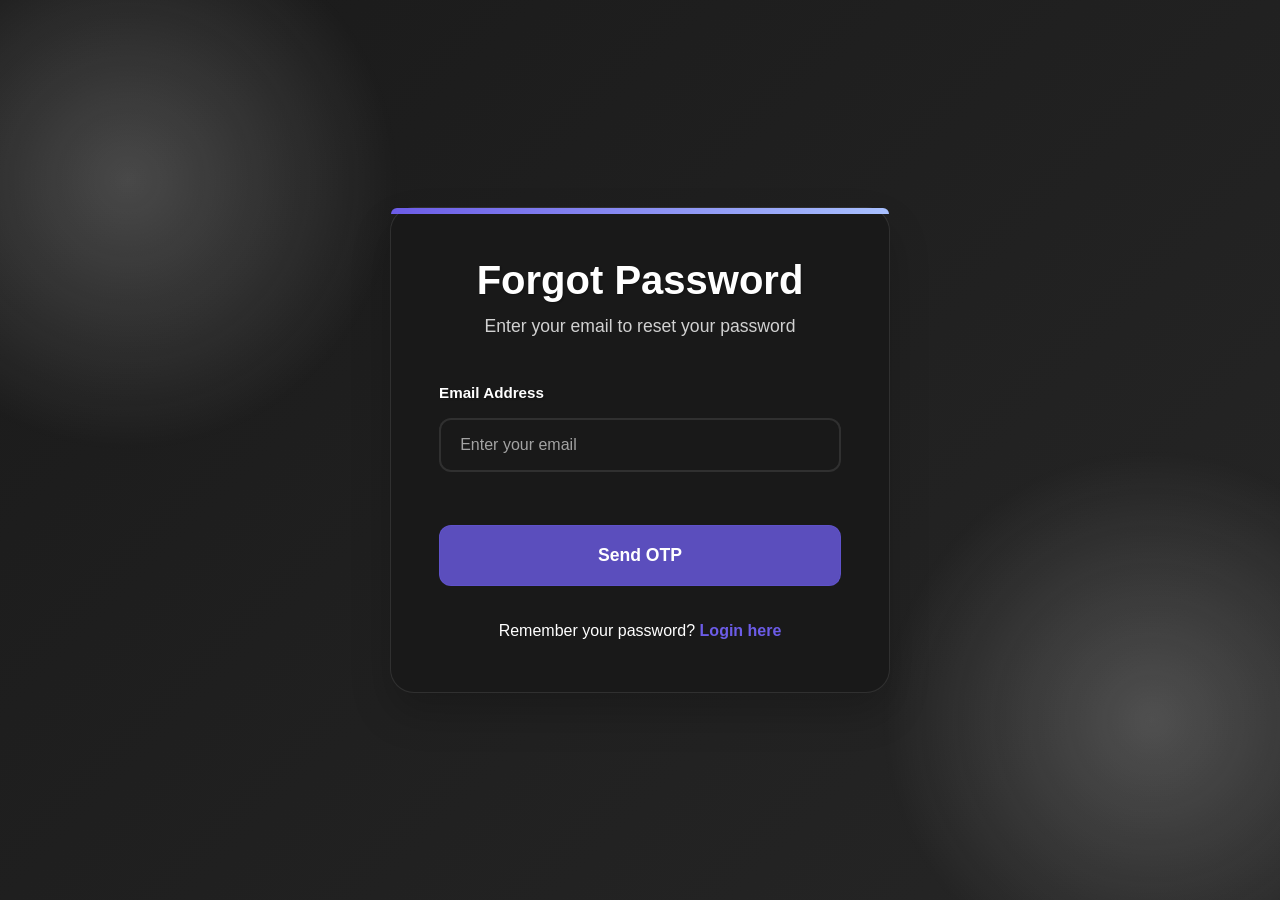
<file: forgot-password.html>
<!DOCTYPE html>
<html lang="en">
<head>
    <meta charset="UTF-8">
    <meta name="viewport" content="width=device-width, initial-scale=1.0">
    <title>Forgot Password</title>
    <link rel="stylesheet" href="style.css">
    <link rel="stylesheet" href="https://cdnjs.cloudflare.com/ajax/libs/font-awesome/6.0.0/css/all.min.css">
</head>
<body>
    <div class="auth-page">
        <div class="form-container">
            <h1>Forgot Password</h1>
            <p class="subtitle">Enter your email to reset your password</p>
            
            <form action="send-otp.php" method="POST">
                <div class="form-group">
                    <label for="email">Email Address</label>
                    <input type="email" id="email" name="email" class="form-control" placeholder="Enter your email" required>
                </div>
                
                <button type="submit" class="btn-submit">Send OTP</button>
            </form>
            
            <div class="form-footer">
                <p>Remember your password? <a href="login.html">Login here</a></p>
            </div>
        </div>
    </div>
</body>
</html>
</file>
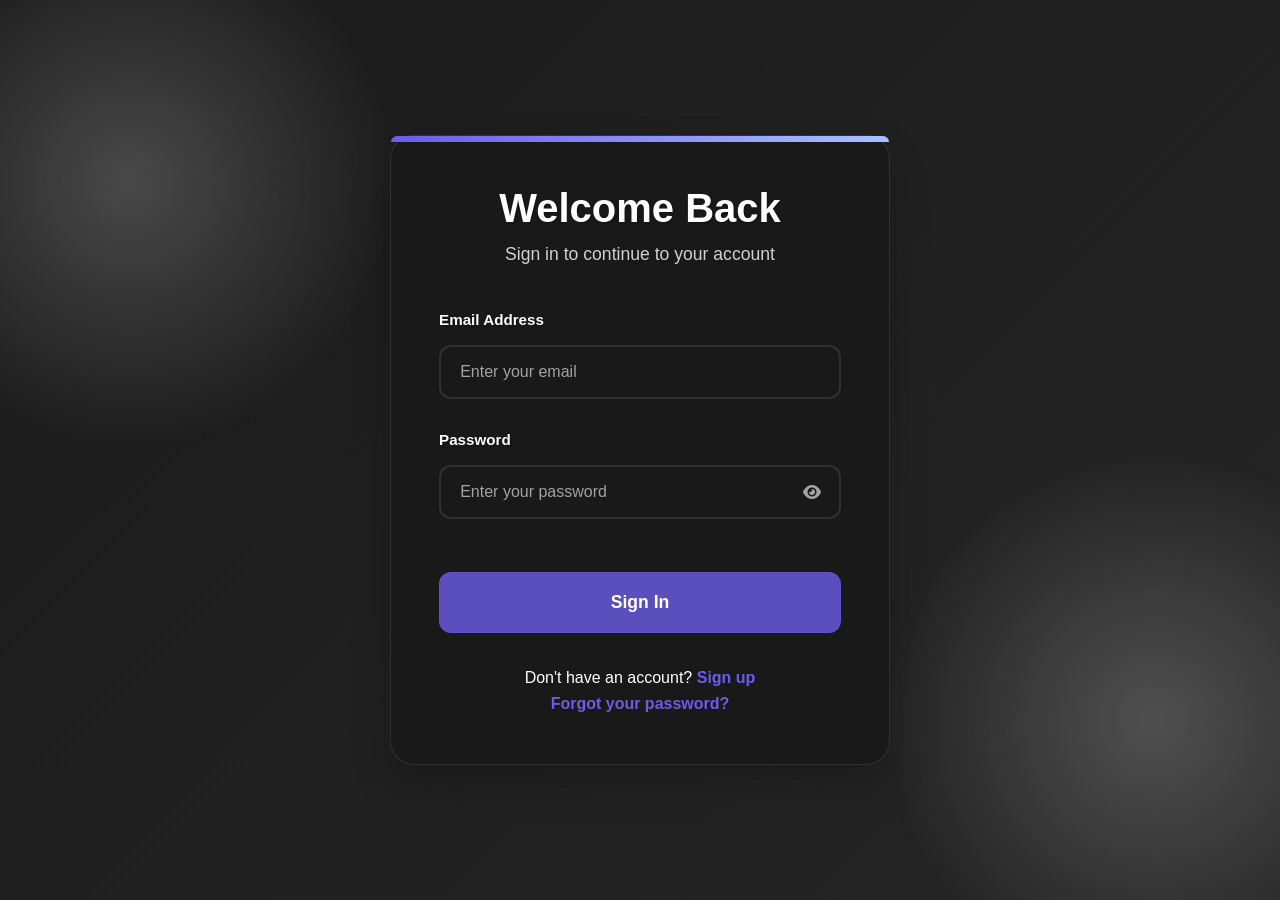
<file: login.html>
<!DOCTYPE html>
<html lang="en">
<head>
  <meta charset="UTF-8">
  <meta name="viewport" content="width=device-width, initial-scale=1.0">
  <title>Login - Your Platform</title>
  <link rel="stylesheet" href="style.css">
  <link rel="stylesheet" href="https://cdnjs.cloudflare.com/ajax/libs/font-awesome/6.0.0/css/all.min.css">
  <style>
    .alert {
      padding: 15px;
      margin-bottom: 20px;
      border: 1px solid transparent;
      border-radius: 4px;
      position: fixed;
      top: 20px;
      right: 20px;
      z-index: 1000;
      animation: fadeIn 0.5s, fadeOut 0.5s 2.5s;
    }
    .alert-error {
      color: #721c24;
      background-color: #f8d7da;
      border-color: #f5c6cb;
    }
    @keyframes fadeIn {
      from {opacity: 0; transform: translateY(-20px);}
      to {opacity: 1; transform: translateY(0);}
    }
    @keyframes fadeOut {
      from {opacity: 1;}
      to {opacity: 0;}
    }
  </style>
</head>
<body>
  <div class="alert" id="alert"></div>

  <div class="auth-page">
    <div class="form-container">
      <h1>Welcome Back</h1>
      <p class="subtitle">Sign in to continue to your account</p>
      
      <form action="login.php" method="POST">
        <div class="form-group">
          <label for="email">Email Address</label>
          <input type="email" id="email" name="email" class="form-control" placeholder="Enter your email" required>
        </div>
        
        <div class="form-group">
          <label for="password">Password</label>
          <div class="password-field">
            <input type="password" id="password" name="password" class="form-control" placeholder="Enter your password" required>
            <i class="fas fa-eye password-toggle"></i>
          </div>
        </div>
        
        <button type="submit" class="btn-submit">Sign In</button>
      </form>
      
      <div class="form-footer">
        <p>Don't have an account? <a href="signup.html">Sign up</a></p>
        <a href="forgot-password.html">Forgot your password?</a>
      </div>
    </div>
  </div>

  <script>
    // Toggle password visibility
    document.querySelector('.password-toggle').addEventListener('click', function() {
      const passwordInput = document.querySelector('#password');
      const icon = this.querySelector('i');
      
      if (passwordInput.type === 'password') {
        passwordInput.type = 'text';
        icon.classList.remove('fa-eye');
        icon.classList.add('fa-eye-slash');
      } else {
        passwordInput.type = 'password';
        icon.classList.remove('fa-eye-slash');
        icon.classList.add('fa-eye');
      }
    });

    document.addEventListener('DOMContentLoaded', function() {
      const urlParams = new URLSearchParams(window.location.search);
      const error = urlParams.get('error');
      const alert = document.getElementById('alert');
      
      if (error) {
        let message = '';
        switch(error) {
          case 'invalid_password':
            message = 'Invalid password. Please try again.';
            break;
          case 'email_not_found':
            message = 'Email not found. Please check your email or sign up.';
            break;
          case 'invalid_role':
            message = 'Invalid user role. Please contact support.';
            break;
        }
        
        if (message) {
          alert.textContent = message;
          alert.classList.add('alert-error');
          alert.style.display = 'block';
          
          setTimeout(function() {
            alert.style.opacity = '0';
            setTimeout(function() {
              alert.style.display = 'none';
            }, 500);
          }, 2500);
        }
      }
    });
  </script>
</body>
</html>
</file>
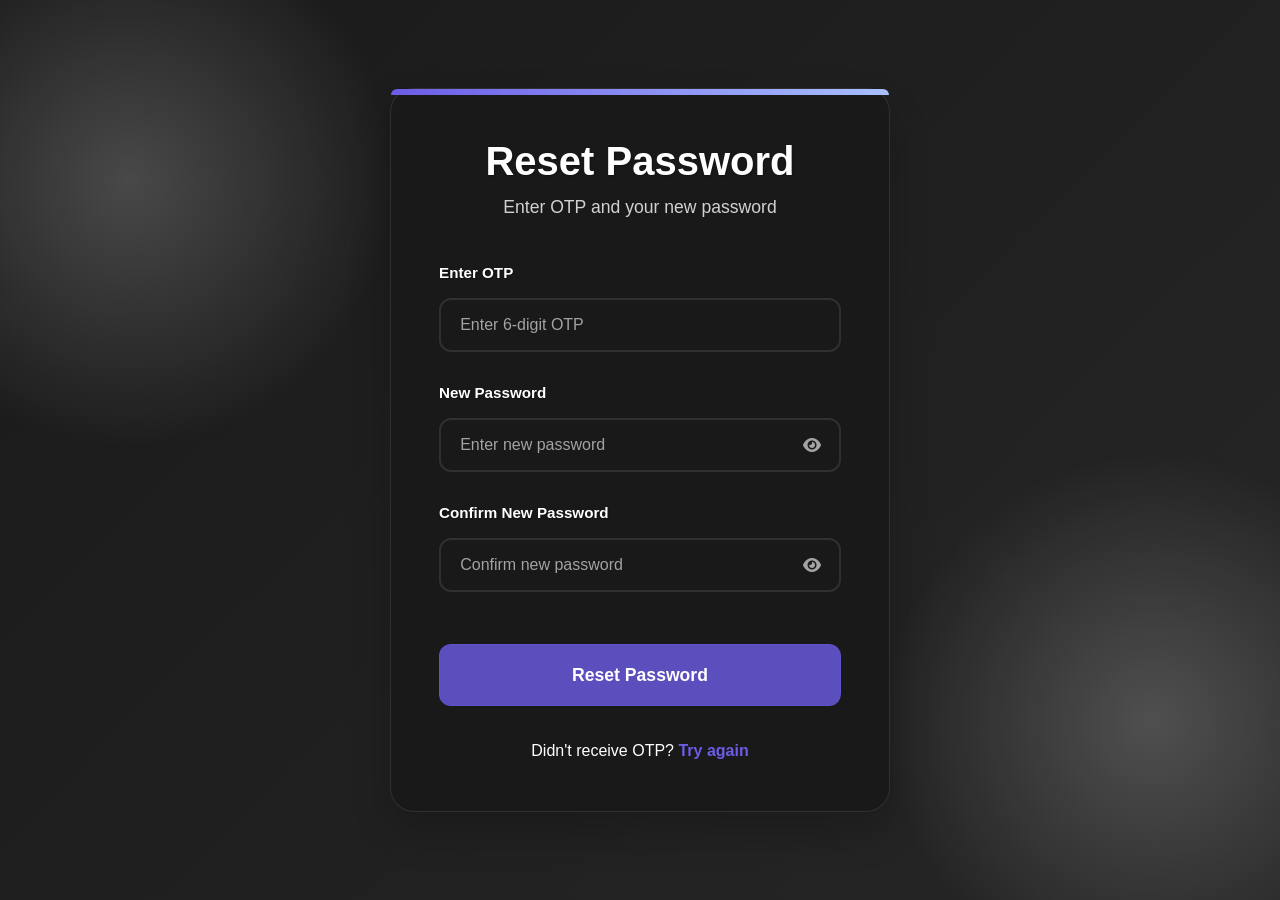
<file: reset-password.html>
<!DOCTYPE html>
<html lang="en">
<head>
    <meta charset="UTF-8">
    <meta name="viewport" content="width=device-width, initial-scale=1.0">
    <title>Reset Password</title>
    <link rel="stylesheet" href="style.css">
    <link rel="stylesheet" href="https://cdnjs.cloudflare.com/ajax/libs/font-awesome/6.0.0/css/all.min.css">
</head>
<body>
    <div class="auth-page">
        <div class="form-container">
            <h1>Reset Password</h1>
            <p class="subtitle">Enter OTP and your new password</p>
            
            <form action="update-password.php" method="POST">
                <div class="form-group">
                    <label for="otp">Enter OTP</label>
                    <input type="text" id="otp" name="otp" class="form-control" placeholder="Enter 6-digit OTP" required maxlength="6">
                </div>
                
                <div class="form-group">
                    <label for="new_password">New Password</label>
                    <div class="password-field">
                        <input type="password" id="new_password" name="new_password" class="form-control" placeholder="Enter new password" required>
                        <i class="fas fa-eye password-toggle"></i>
                    </div>
                </div>
                
                <div class="form-group">
                    <label for="confirm_password">Confirm New Password</label>
                    <div class="password-field">
                        <input type="password" id="confirm_password" name="confirm_password" class="form-control" placeholder="Confirm new password" required>
                        <i class="fas fa-eye password-toggle"></i>
                    </div>
                </div>
                
                <button type="submit" class="btn-submit">Reset Password</button>
            </form>
            
            <div class="form-footer">
                <p>Didn't receive OTP? <a href="forgot-password.html">Try again</a></p>
            </div>
        </div>
    </div>

    <script>
        // Toggle password visibility for both password fields
        document.querySelectorAll('.password-toggle').forEach(toggle => {
            toggle.addEventListener('click', function() {
                const passwordInput = this.parentElement.querySelector('input');
                const icon = this.querySelector('i');
                
                if (passwordInput.type === 'password') {
                    passwordInput.type = 'text';
                    icon.classList.remove('fa-eye');
                    icon.classList.add('fa-eye-slash');
                } else {
                    passwordInput.type = 'password';
                    icon.classList.remove('fa-eye-slash');
                    icon.classList.add('fa-eye');
                }
            });
        });
    </script>
</body>
</html>
</file>
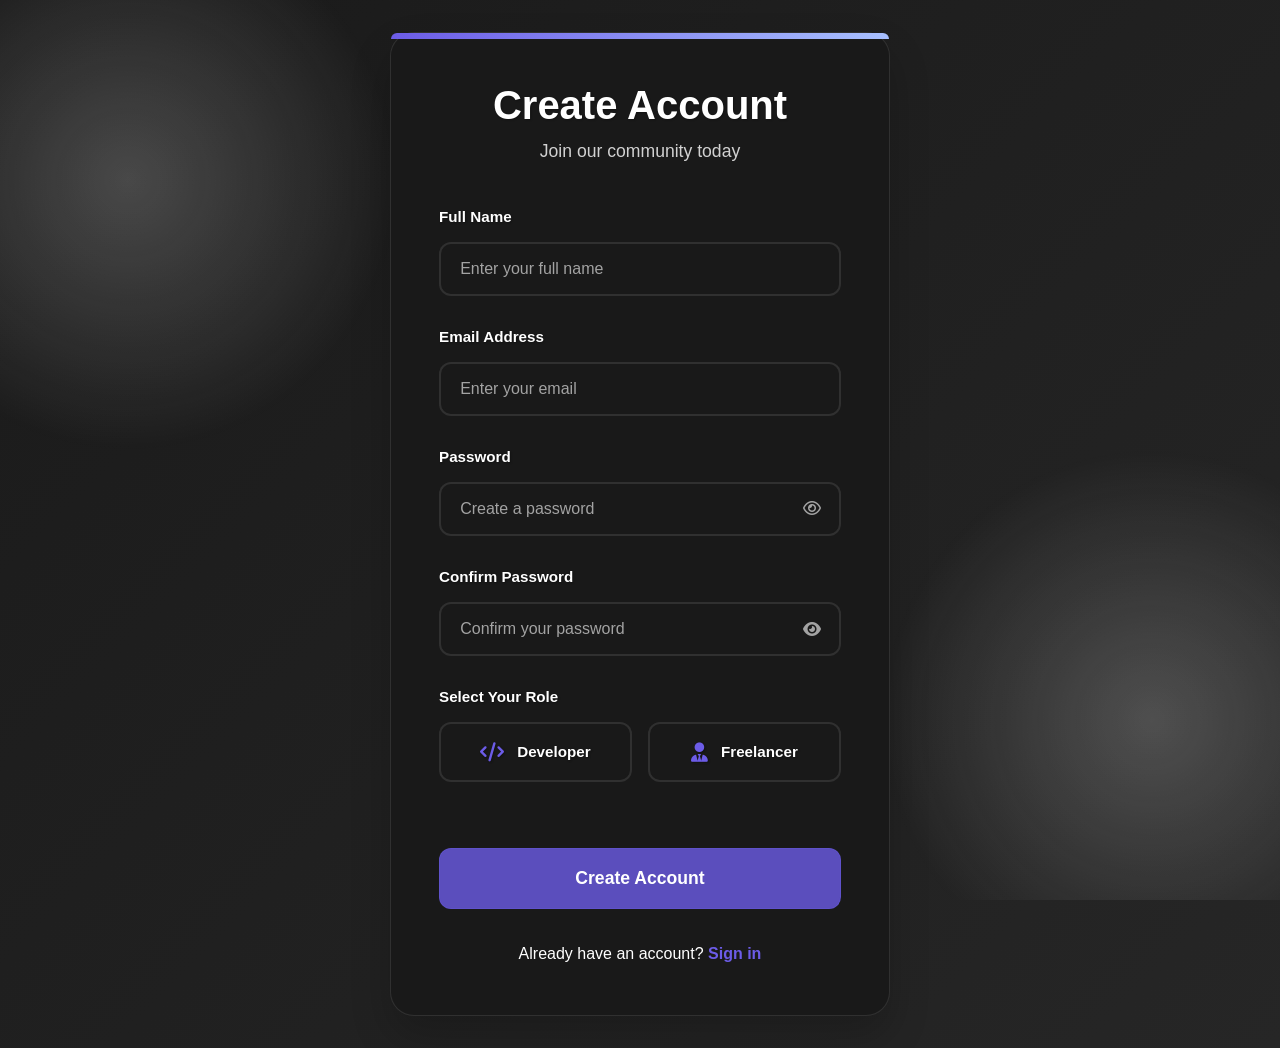
<file: signup.html>
<!DOCTYPE html>
<html lang="en">
<head>
  <meta charset="UTF-8">
  <meta name="viewport" content="width=device-width, initial-scale=1.0">
  <title>Create Account - Your Platform</title>
  <link rel="stylesheet" href="style.css">
  <link rel="stylesheet" href="https://cdnjs.cloudflare.com/ajax/libs/font-awesome/6.0.0/css/all.min.css">
  <style>
    .alert {
      padding: 15px;
      margin-bottom: 20px;
      border: 1px solid transparent;
      border-radius: 4px;
      position: fixed;
      top: 20px;
      right: 20px;
      z-index: 1000;
      animation: fadeIn 0.5s, fadeOut 0.5s 2.5s;
    }
    .alert-error {
      color: #721c24;
      background-color: #f8d7da;
      border-color: #f5c6cb;
    }
    @keyframes fadeIn {
      from {opacity: 0; transform: translateY(-20px);}
      to {opacity: 1; transform: translateY(0);}
    }
    @keyframes fadeOut {
      from {opacity: 1;}
      to {opacity: 0;}
    }
  </style>
</head>
<body>
  <div class="auth-page">
    <div class="form-container">
      <h1>Create Account</h1>
      <p class="subtitle">Join our community today</p>
      
      <form action="signup.php" method="POST">
        <div class="form-group">
          <label for="username">Full Name</label>
          <input type="text" id="username" name="username" class="form-control" placeholder="Enter your full name" required>
        </div>

        <div class="form-group">
          <label for="email">Email Address</label>
          <input type="email" id="email" name="email" class="form-control" placeholder="Enter your email" required>
        </div>
        
        <div class="form-group">
          <label for="password">Password</label>
          <div class="password-field">
            <input type="password" id="password" name="password" class="form-control" placeholder="Create a password" required>
            <span class="password-toggle">
              <i class="far fa-eye"></i>
            </span>
          </div>
        </div>

        <div class="form-group">
          <label for="confirm-password">Confirm Password</label>
          <div class="password-field">
            <input type="password" id="confirm-password" name="confirm-password" class="form-control" placeholder="Confirm your password" required>
            <i class="fas fa-eye password-toggle"></i>
          </div>
        </div>

        <div class="form-group">
          <label>Select Your Role</label>
          <div class="role-selection">
            <label class="role-option">
              <input type="radio" name="role" value="developer" required>
              <span class="role-label">
                <i class="fas fa-code"></i>
                Developer
              </span>
            </label>
            <label class="role-option">
              <input type="radio" name="role" value="freelancer" required>
              <span class="role-label">
                <i class="fas fa-user-tie"></i>
                Freelancer
              </span>
            </label>
          </div>
        </div>
        
        <button type="submit" class="btn-submit">Create Account</button>
      </form>
      
      <div class="form-footer">
        <p>Already have an account? <a href="login.html">Sign in</a></p>
      </div>
    </div>
  </div>

  <div class="alert" id="alert"></div>

  <script>
    // Toggle password visibility
    document.querySelectorAll('.password-toggle').forEach(toggle => {
      toggle.addEventListener('click', function() {
        const passwordInput = this.previousElementSibling;
        const icon = this.querySelector('i');
        
        if (passwordInput.type === 'password') {
          passwordInput.type = 'text';
          icon.classList.remove('fa-eye');
          icon.classList.add('fa-eye-slash');
        } else {
          passwordInput.type = 'password';
          icon.classList.remove('fa-eye-slash');
          icon.classList.add('fa-eye');
        }
      });
    });

    document.addEventListener('DOMContentLoaded', function() {
      const urlParams = new URLSearchParams(window.location.search);
      const error = urlParams.get('error');
      const alert = document.getElementById('alert');
      
      if (error) {
        let message = '';
        switch(error) {
          case 'email_exists':
            message = 'Email already exists. Please use a different email or login.';
            break;
          case 'registration_failed':
            message = 'Registration failed. Please try again.';
            break;
        }
        
        if (message) {
          alert.textContent = message;
          alert.classList.add('alert-error');
          alert.style.display = 'block';
          
          setTimeout(function() {
            alert.style.opacity = '0';
            setTimeout(function() {
              alert.style.display = 'none';
            }, 500);
          }, 2500);
        }
      }
    });
  </script>
</body>
</html>
</file>
<file: style.css>
/* Reset and base styles */
* {
  margin: 0;
  padding: 0;
  box-sizing: border-box;
  font-family: 'Segoe UI', Tahoma, Geneva, Verdana, sans-serif;
}

body {
  background: linear-gradient(135deg, #1a1a1a 0%, #262626 100%);
  min-height: 100vh;
  line-height: 1.6;
  color: #fff;
  position: relative;
}

body::before {
  content: '';
  position: fixed;
  top: 0;
  left: 0;
  width: 100%;
  height: 100%;
  background: 
    radial-gradient(circle at 10% 20%, rgba(255, 255, 255, 0.2) 0%, transparent 20%),
    radial-gradient(circle at 90% 80%, rgba(255, 255, 255, 0.2) 0%, transparent 20%);
  z-index: -1;
}

/* Header styles */
.main-header {
  background: rgba(26, 26, 26, 0.95);
  backdrop-filter: blur(10px);
  padding: 1rem 0;
  box-shadow: 0 2px 4px rgba(0, 0, 0, 0.1);
  position: fixed;
  width: 100%;
  top: 0;
  z-index: 1000;
  border-bottom: 1px solid rgba(255, 255, 255, 0.1);
}

.nav-container {
  max-width: 1200px;
  margin: 0 auto;
  padding: 0 2rem;
  display: flex;
  justify-content: space-between;
  align-items: center;
}

.logo a {
  font-size: 1.5rem;
  font-weight: 700;
  color: #ffffff;
  text-decoration: none;
}

.nav-links {
  display: flex;
  align-items: center;
  gap: 2rem;
}

.nav-link {
  color: #ffffff;
  text-decoration: none;
  font-weight: 500;
  transition: all 0.3s ease;
}

.nav-link:hover {
  color: #6c5ce7;
}

.auth-buttons {
  display: flex;
  gap: 1rem;
}

/* Main Content Styles */
.main-content {
  padding: 0;
  max-width: 100%;
  margin: 80px auto 0;
  width: 100%;
}

/* Hero section */
.hero-section {
  padding-top: 80px;
  min-height: calc(100vh - 80px);
  position: relative;
  overflow: hidden;
  background: linear-gradient(rgba(0, 0, 0, 0.5), rgba(0, 0, 0, 0.7)), url('https://images.unsplash.com/photo-1497366754035-f200968a6e72?ixlib=rb-1.2.1&auto=format&fit=crop&w=1950&q=80');
  background-size: cover;
  background-position: center;
  display: flex;
  align-items: center;
  justify-content: center;
  text-align: center;
}

.hero-container {
  max-width: 800px;
  margin: 0 auto;
  padding: 0 2rem;
  height: 100%;
}

.hero-content {
  padding: 4rem 0;
  position: relative;
  z-index: 2;
}

h1 {
  font-size: 4rem;
  line-height: 1.2;
  margin-bottom: 1.5rem;
  color: #ffffff;
  text-shadow: 2px 2px 4px rgba(0, 0, 0, 0.5);
  font-weight: 700;
}

.highlight {
  color: #6c5ce7;
  text-shadow: 1px 1px 2px rgba(0, 0, 0, 0.3);
}

.hero-description {
  font-size: 1.5rem;
  color: rgba(255, 255, 255, 0.9);
  margin-bottom: 2rem;
  line-height: 1.8;
  text-shadow: 1px 1px 2px rgba(0, 0, 0, 0.3);
}

.cta-buttons {
  display: flex;
  gap: 1rem;
  justify-content: center;
  margin-top: 2rem;
}

/* Button styles */
.btn {
  display: inline-block;
  padding: 0.7rem 1.4rem;
  border-radius: 4px;
  text-decoration: none;
  font-weight: 600;
  font-size: 0.95rem;
  letter-spacing: 0.5px;
  transition: all 0.3s ease;
  background: transparent;
  border: 2px solid rgba(255, 255, 255, 0.2);
  color: #ffffff;
  position: relative;
  overflow: hidden;
}

.btn::before {
  content: '';
  position: absolute;
  top: 50%;
  left: 50%;
  width: 150%;
  height: 150%;
  background: rgba(255, 255, 255, 0.1);
  transform: translate(-50%, -50%) rotate(45deg) scale(0);
  transition: transform 0.6s ease;
}

.btn:hover::before {
  transform: translate(-50%, -50%) rotate(45deg) scale(1);
}

.btn-primary {
  background: #6c5ce7;
  border-color: #6c5ce7;
  color: #ffffff;
}

.btn-secondary {
  border-color: rgba(255, 255, 255, 0.3);
  color: #ffffff;
}

.btn-login {
  border-color: #6c5ce7;
  color: #6c5ce7;
}

.btn-signup {
  background: #6c5ce7;
  border-color: #6c5ce7;
  color: #ffffff;
}

.btn:hover {
  transform: translateY(-2px);
}

.btn-primary:hover {
  background: #5649c0;
  border-color: #5649c0;
}

.btn-secondary:hover {
  border-color: rgba(255, 255, 255, 0.5);
}

.btn-login:hover {
  background: #6c5ce7;
  color: #ffffff;
}

.btn-signup:hover {
  background: #5649c0;
  border-color: #5649c0;
}

.btn:active {
  transform: translateY(1px);
}

/* Categories Section */
.categories-section {
  padding: 4rem 0;
  background: rgba(26, 26, 26, 0.95);
}

.categories-section .container {
  max-width: 1200px;
  margin: 0 auto;
  padding: 0 2rem;
  display: grid;
  grid-template-columns: repeat(auto-fit, minmax(300px, 1fr));
  gap: 2rem;
}

.category-card {
  background: rgba(255, 255, 255, 0.05);
  border-radius: 12px;
  overflow: hidden;
  transition: transform 0.3s ease, box-shadow 0.3s ease;
  padding: 1.5rem;
}

.category-card:hover {
  transform: translateY(-5px);
  box-shadow: 0 10px 20px rgba(0, 0, 0, 0.2);
}

.card-header {
  position: relative;
  height: 200px;
  overflow: hidden;
  border-radius: 8px;
  margin-bottom: 1.5rem;
}

.card-image {
  width: 100%;
  height: 100%;
  object-fit: cover;
  transition: transform 0.3s ease;
}

.card-pattern {
  position: absolute;
  top: 0;
  left: 0;
  width: 100%;
  height: 100%;
  background: linear-gradient(135deg, rgba(108, 92, 231, 0.8), rgba(74, 144, 226, 0.8));
  opacity: 0;
  transition: opacity 0.3s ease;
}

.card-pattern.purple {
  background: linear-gradient(135deg, rgba(108, 92, 231, 0.8), rgba(155, 89, 182, 0.8));
}

.category-card h2 {
  font-size: 1.5rem;
  margin-bottom: 0.5rem;
  color: #ffffff;
}

.category-card p {
  color: rgba(255, 255, 255, 0.7);
  margin-bottom: 1.5rem;
}

.skills-grid {
  display: grid;
  grid-template-columns: repeat(2, 1fr);
  gap: 1rem;
  margin-bottom: 1.5rem;
}

.skill-item {
  display: flex;
  align-items: center;
  gap: 0.5rem;
  padding: 0.8rem;
  background: rgba(255, 255, 255, 0.1);
  border-radius: 8px;
  color: #ffffff;
  text-decoration: none;
  transition: all 0.3s ease;
}

.skill-item:hover {
  background: rgba(255, 255, 255, 0.15);
  transform: translateY(-2px);
}

.skill-item i {
  color: #6c5ce7;
  font-size: 1.2rem;
}

/* How It Works Section */
.how-it-works {
  padding: 4rem 0;
  background: linear-gradient(135deg, #1a1a1a 0%, #262626 100%);
}

.how-it-works .container {
  max-width: 1200px;
  margin: 0 auto;
  padding: 0 2rem;
}

.how-it-works .section-title {
  text-align: center;
  margin-bottom: 3rem;
}

.how-it-works .section-title h2 {
  font-size: 2.5rem;
  color: #ffffff;
  margin-bottom: 1rem;
}

.how-it-works .section-title p {
  color: rgba(255, 255, 255, 0.7);
  font-size: 1.2rem;
}

.how-it-works .steps {
  display: grid;
  grid-template-columns: repeat(auto-fit, minmax(250px, 1fr));
  gap: 2rem;
}

.how-it-works .step {
  background: rgba(255, 255, 255, 0.05);
  padding: 2rem;
  border-radius: 12px;
  text-align: center;
  transition: transform 0.3s ease;
  position: relative;
}

.how-it-works .step:hover {
  transform: translateY(-5px);
}

.how-it-works .step-number {
  width: 40px;
  height: 40px;
  background: #6c5ce7;
  color: #ffffff;
  border-radius: 50%;
  display: flex;
  align-items: center;
  justify-content: center;
  font-weight: bold;
  margin: 0 auto 1rem;
  position: relative;
  z-index: 1;
}

.how-it-works .step-icon {
  font-size: 2rem;
  color: #6c5ce7;
  margin-bottom: 1rem;
}

.how-it-works .step h3 {
  font-size: 1.5rem;
  margin-bottom: 1rem;
  color: #ffffff;
}

.how-it-works .step p {
  color: rgba(255, 255, 255, 0.7);
  line-height: 1.6;
}

/* Footer */
footer {
  text-align: center;
  padding: 3rem 2rem;
  background: linear-gradient(135deg, #1a1a1a 0%, #262626 100%);
  color: #ffffff;
  position: relative;
  border-radius: 30px 30px 0 0;
  margin-top: 4rem;
  width: 100%;
  box-shadow: 0 -10px 30px rgba(0, 0, 0, 0.1);
}

.footer-content {
  display: grid;
  grid-template-columns: repeat(4, 1fr);
  gap: 2rem;
  max-width: 1200px;
  margin: 0 auto 2rem;
  text-align: left;
}

.footer-section h3 {
  color: #ffffff;
  margin-bottom: 1.5rem;
  font-size: 1.2rem;
  position: relative;
  padding-bottom: 0.5rem;
  text-shadow: 1px 1px 2px rgba(0, 0, 0, 0.3);
}

.footer-section h3::after {
  content: '';
  position: absolute;
  left: 0;
  bottom: 0;
  width: 40px;
  height: 2px;
  background: #6c5ce7;
}

.footer-links {
  list-style: none;
  padding: 0;
}

.footer-links li {
  margin-bottom: 0.8rem;
}

.footer-links a {
  color: rgba(255, 255, 255, 0.8);
  text-decoration: none;
  transition: all 0.3s ease;
}

.footer-links a:hover {
  color: #6c5ce7;
  padding-left: 5px;
}

.contact-info {
  list-style: none;
  padding: 0;
}

.contact-info li {
  margin-bottom: 1rem;
  display: flex;
  align-items: center;
  gap: 0.8rem;
  color: rgba(255, 255, 255, 0.8);
}

.contact-info i {
  color: #6c5ce7;
  width: 20px;
}

.social-links {
  display: flex;
  justify-content: center;
  gap: 1.5rem;
  margin: 2rem 0;
}

.social-link {
  color: #ffffff;
  font-size: 1.2rem;
  width: 40px;
  height: 40px;
  border-radius: 50%;
  background: rgba(26, 26, 26, 0.6);
  backdrop-filter: blur(4px);
  -webkit-backdrop-filter: blur(4px);
  border: 1px solid rgba(255, 255, 255, 0.1);
  display: flex;
  align-items: center;
  justify-content: center;
  transition: all 0.3s ease;
}

.social-link:hover {
  background: rgba(108, 92, 231, 0.8);
  border: 1px solid rgba(108, 92, 231, 0.3);
  transform: translateY(-3px);
}

.footer-bottom {
  display: flex;
  justify-content: space-between;
  align-items: center;
  padding-top: 2rem;
  border-top: 1px solid rgba(255, 255, 255, 0.1);
  max-width: 1200px;
  margin: 0 auto;
}

.legal-links {
  display: flex;
  gap: 1.5rem;
}

.legal-links a {
  color: rgba(255, 255, 255, 0.7);
  text-decoration: none;
  font-size: 0.9rem;
  transition: color 0.3s ease;
}

.legal-links a:hover {
  color: #6c5ce7;
}

/* Form styles */
.auth-page {
  min-height: 100vh;
  display: flex;
  align-items: center;
  justify-content: center;
  padding: 2rem;
  background: linear-gradient(135deg, #1a1a1a 0%, #262626 100%);
  position: relative;
  overflow: hidden;
}

.auth-page::before {
  content: '';
  position: fixed;
  top: 0;
  left: 0;
  width: 100%;
  height: 100%;
  background: 
    radial-gradient(circle at 10% 20%, rgba(255, 255, 255, 0.2) 0%, transparent 20%),
    radial-gradient(circle at 90% 80%, rgba(255, 255, 255, 0.2) 0%, transparent 20%);
  z-index: 0;
}

.form-container {
  width: 100%;
  max-width: 500px;
  background: rgba(26, 26, 26, 0.98);
  padding: 3rem;
  border-radius: 24px;
  box-shadow: 0 20px 40px rgba(0, 0, 0, 0.2);
  backdrop-filter: blur(10px);
  border: 1px solid rgba(255, 255, 255, 0.1);
  position: relative;
  z-index: 1;
  transform: translateY(0);
  transition: all 0.3s ease;
}

.form-container:hover {
  transform: translateY(-5px);
  box-shadow: 0 25px 50px rgba(0, 0, 0, 0.25);
}

.form-container::before {
  content: '';
  position: absolute;
  top: 0;
  left: 0;
  right: 0;
  height: 6px;
  background: linear-gradient(90deg, #6c5ce7, #a8c0ff);
  border-radius: 24px 24px 0 0;
}

.auth-page h1 {
  font-size: 2.5rem;
  color: #ffffff;
  margin-bottom: 0.5rem;
  text-align: center;
  font-weight: 700;
  text-shadow: 1px 1px 2px rgba(0, 0, 0, 0.3);
}

.auth-page .subtitle {
  color: rgba(255, 255, 255, 0.8);
  text-align: center;
  margin-bottom: 2.5rem;
  font-size: 1.1rem;
}

.form-group {
  margin-bottom: 1.8rem;
}

.form-group label {
  display: block;
  margin-bottom: 0.8rem;
  color: #ffffff;
  font-weight: 600;
  font-size: 0.95rem;
  text-shadow: 1px 1px 2px rgba(0, 0, 0, 0.3);
}

.form-control {
  width: 100%;
  padding: 1rem 1.2rem;
  border: 2px solid rgba(255, 255, 255, 0.1);
  border-radius: 12px;
  font-size: 1rem;
  transition: all 0.3s ease;
  background: rgba(26, 26, 26, 0.6);
  backdrop-filter: blur(4px);
  -webkit-backdrop-filter: blur(4px);
  color: #ffffff;
}

.form-control:focus {
  outline: none;
  border-color: #6c5ce7;
  box-shadow: 0 0 0 4px rgba(108, 92, 231, 0.1);
}

.form-control::placeholder {
  color: rgba(255, 255, 255, 0.6);
}

.password-field {
  position: relative;
}

.password-toggle {
  position: absolute;
  right: 15px;
  top: 50%;
  transform: translateY(-50%);
  color: rgba(255, 255, 255, 0.6);
  cursor: pointer;
  padding: 5px;
  transition: color 0.3s ease;
}

.password-toggle:hover {
  color: #6c5ce7;
}

.btn-submit {
  width: 100%;
  padding: 1.2rem;
  background: rgba(108, 92, 231, 0.8);
  color: #ffffff;
  border: 1px solid rgba(108, 92, 231, 0.3);
  border-radius: 12px;
  font-size: 1.1rem;
  font-weight: 600;
  cursor: pointer;
  transition: all 0.3s ease;
  margin-top: 1.5rem;
}

.btn-submit:hover {
  transform: translateY(-2px);
  box-shadow: 0 8px 20px rgba(108, 92, 231, 0.3);
  background: rgba(108, 92, 231, 0.9);
}

.btn-submit:active {
  transform: translateY(0);
}

.form-footer {
  margin-top: 2rem;
  text-align: center;
}

.form-footer a {
  color: #6c5ce7;
  text-decoration: none;
  font-weight: 600;
  transition: all 0.3s ease;
}

.form-footer a:hover {
  color: #5649c0;
  text-decoration: underline;
}

/* Role Selection Styles */
.role-selection {
  display: flex;
  gap: 1rem;
  margin-top: 0.5rem;
}

.role-option {
  flex: 1;
  position: relative;
}

.role-option input[type="radio"] {
  position: absolute;
  opacity: 0;
  width: 0;
  height: 0;
}

.role-label {
  display: flex;
  align-items: center;
  justify-content: center;
  gap: 0.8rem;
  padding: 1rem;
  border: 2px solid rgba(255, 255, 255, 0.1);
  border-radius: 12px;
  background: rgba(26, 26, 26, 0.6);
  backdrop-filter: blur(4px);
  -webkit-backdrop-filter: blur(4px);
  color: #ffffff;
  font-weight: 600;
  cursor: pointer;
  transition: all 0.3s ease;
}

.role-option input[type="radio"]:checked + .role-label {
  border-color: #6c5ce7;
  background: rgba(108, 92, 231, 0.2);
  color: #ffffff;
}

.role-label:hover {
  border-color: #6c5ce7;
  transform: translateY(-2px);
  box-shadow: 0 4px 12px rgba(108, 92, 231, 0.15);
}

.role-label i {
  font-size: 1.2rem;
  color: #6c5ce7;
}

/* Media Queries */
@media (max-width: 1024px) {
  .how-it-works .steps {
    grid-template-columns: repeat(2, 1fr);
  }
  
  .how-it-works .steps::before {
    display: none;
  }
  
  .footer-content {
    grid-template-columns: repeat(2, 1fr);
    gap: 2rem;
  }
}

@media (max-width: 768px) {
  .how-it-works .steps {
    grid-template-columns: 1fr;
  }
  
  .how-it-works .section-title h2 {
    font-size: 2rem;
  }
  
  .categories-section .container {
    grid-template-columns: 1fr;
  }
  
  .footer-content {
    grid-template-columns: 1fr;
  }
  
  .footer-bottom {
    flex-direction: column;
    gap: 1rem;
    text-align: center;
  }
}

@media (max-width: 480px) {
  .role-selection {
    flex-direction: column;
  }
  
  .footer-section {
    text-align: center;
  }
  
  .footer-section h3::after {
    left: 50%;
    transform: translateX(-50%);
  }
  
  .contact-info li {
    justify-content: center;
  }
}

/* auth-buttons */
.auth-buttons {
  display: flex;
  gap: 1rem;
}

.user-info {
  display: flex;
  align-items: center;
  gap: 1rem;
  padding: 0.5rem 1rem;
  background: rgba(255, 255, 255, 0.1);
  border-radius: 8px;
  transition: all 0.3s ease;
  flex-wrap: wrap;
}

.user-info:hover {
  background: rgba(255, 255, 255, 0.15);
}

.user-name {
  font-weight: 600;
  color: var(--text-color);
  display: flex;
  align-items: center;
  gap: 0.5rem;
  white-space: nowrap;
  overflow: hidden;
  text-overflow: ellipsis;
  max-width: 200px;
}

.user-name::before {
  content: '\f007';
  font-family: 'Font Awesome 6 Free';
  font-weight: 900;
  color: var(--primary-color);
  flex-shrink: 0;
}

.btn-logout {
  background: #e74c3c;
  color: var(--text-color);
  padding: 0.7rem 1.4rem;
  border-radius: 8px;
  text-decoration: none;
  font-weight: 600;
  transition: all 0.3s ease;
  display: flex;
  align-items: center;
  gap: 0.5rem;
  white-space: nowrap;
}

.btn-logout::before {
  content: '\f2f5';
  font-family: 'Font Awesome 6 Free';
  font-weight: 900;
}

.btn-logout:hover {
  background: #c0392b;
  transform: translateY(-2px);
}
</file>
